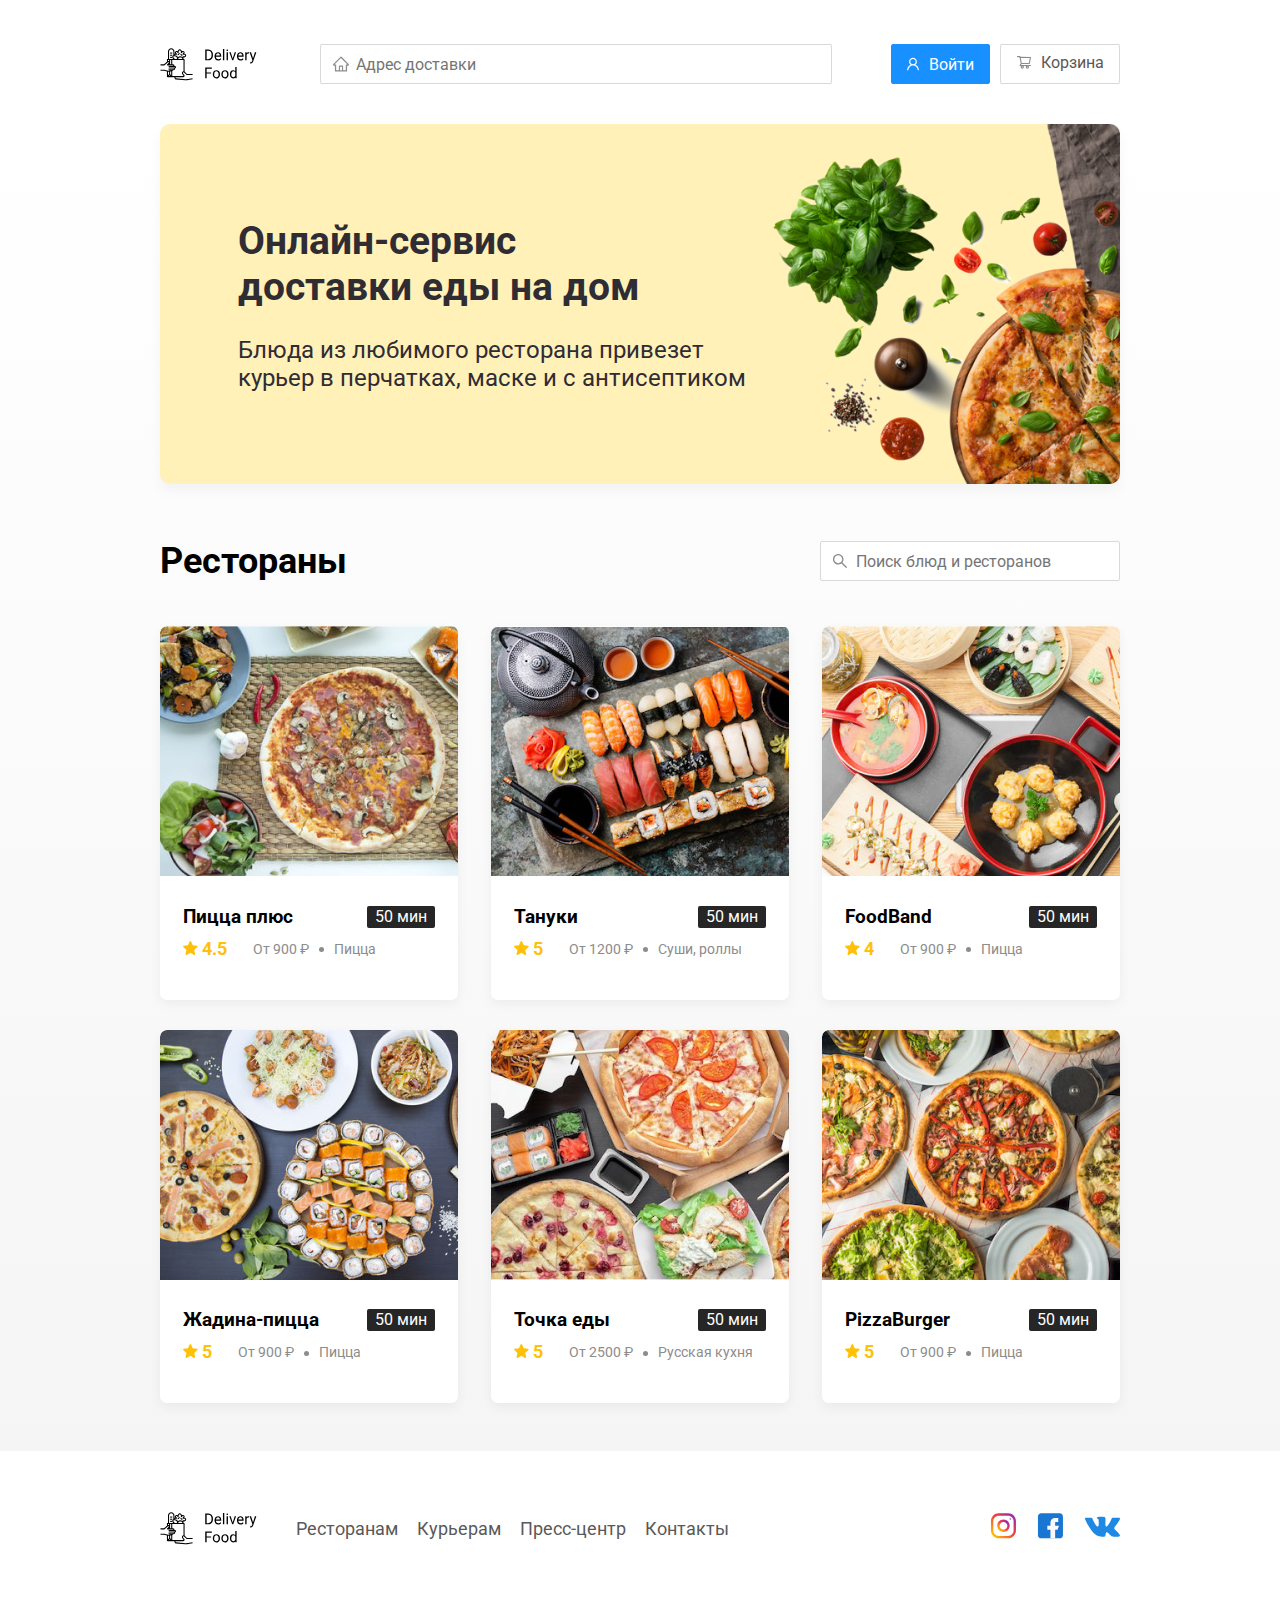
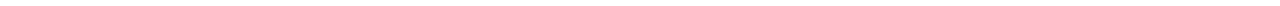
<file: index.html>
<!DOCTYPE html>
<html lang="en">

<head>
  <meta charset="UTF-8" />
  <meta name="viewport" content="width=device-width, initial-scale=1.0" />
  <title>Delivery Food - доставка еды на дом</title>
  <link href="https://fonts.googleapis.com/css2?family=Roboto:wght@400;700&display=swap" rel="stylesheet" />
  <link rel="stylesheet" href="css/normalize.css" />
  <link rel="stylesheet" href="https://cdnjs.cloudflare.com/ajax/libs/animate.css/4.1.1/animate.min.css" />
  <link rel="stylesheet" href="css/style.css" />
</head>

<body>
  <div class="container">
    <header class="header">
      <img src="img/logo.svg" alt="Logo" class="logo" />
      <input type="text" class="input input-address" placeholder="Адрес доставки" />
      <div class="buttons">
        <button class="button button-primary">
          <img src="img/login.svg" alt="Login" class="button-icon" />
          <span class="button-text">Войти</span>
        </button>
        <span class="button">
          <img src="img/basket.svg" alt="Basket" class="button-icon" />
          <span class="button-text">Корзина</span>
          </button>
      </div>
    </header>
  </div>
  <!-- /.container -->

  <main class="main">
    <div class="container">
      <section class="promo">
        <h1 class="promo-title">Онлайн-сервис <br />доставки еды на дом</h1>
        <p class="promo-text">
          Блюда из любимого ресторана привезет курьер в перчатках, маске и с
          антисептиком
        </p>
      </section>

      <section class="restourants">
        <div class="section-heading">
          <h2 class="section-title">Рестораны</h2>
          <input type="text" class="input input-search" placeholder="Поиск блюд и ресторанов" />
        </div>
        <div class="cards">
          <div class="card">
            <img src="img/image_1.png" alt="image" class="card-image" />
            <div class="card-text">
              <div class="card-heading">
                <h3 class="card-title">Пицца плюс</h3>
                <span class="tag card-tag">50 мин</span>
              </div>
              <!-- /.card-heading -->
              <div class="card-info">
                <div class="rating">
                  <img src="img/star.svg" alt="rating" class="rating-star" />
                  4.5
                </div>
                <div class="price">От 900 ₽</div>
                <div class="category">Пицца</div>
              </div>
              <!-- /.card-info -->
            </div>
            <!-- /.card-text -->
          </div>
          <!-- /.card -->

          <div class="card">
            <img src="img/image_2.png" alt="image" class="card-image" />
            <div class="card-text">
              <div class="card-heading">
                <h3 class="card-title"><a href="restaurant.html">Тануки</a></h3>
                <span class="tag card-tag">50 мин</span>
              </div>
              <!-- /.card-heading -->
              <div class="card-info">
                <div class="rating">
                  <img src="img/star.svg" alt="rating" class="rating-star" />
                  5
                </div>
                <div class="price">От 1200 ₽</div>
                <div class="category">Суши, роллы</div>
              </div>
              <!-- /.card-info -->
            </div>
            <!-- /.card-text -->
          </div>
          <!-- /.card -->

          <div class="card">
            <img src="img/image_3.png" alt="image" class="card-image" />
            <div class="card-text">
              <div class="card-heading">
                <h3 class="card-title">FoodBand</h3>
                <span class="tag card-tag">50 мин</span>
              </div>
              <!-- /.card-heading -->
              <div class="card-info">
                <div class="rating">
                  <img src="img/star.svg" alt="rating" class="rating-star" />
                  4
                </div>
                <div class="price">От 900 ₽</div>
                <div class="category">Пицца</div>
              </div>
              <!-- /.card-info -->
            </div>
            <!-- /.card-text -->
          </div>
          <!-- /.card -->

          <div class="card">
            <img src="img/image_4.png" alt="image" class="card-image" />
            <div class="card-text">
              <div class="card-heading">
                <h3 class="card-title">Жадина-пицца</h3>
                <span class="tag card-tag">50 мин</span>
              </div>
              <!-- /.card-heading -->
              <div class="card-info">
                <div class="rating">
                  <img src="img/star.svg" alt="rating" class="rating-star" />
                  5
                </div>
                <div class="price">От 900 ₽</div>
                <div class="category">Пицца</div>
              </div>
              <!-- /.card-info -->
            </div>
            <!-- /.card-text -->
          </div>
          <!-- /.card -->

          <div class="card">
            <img src="img/image_5.png" alt="image" class="card-image" />
            <div class="card-text">
              <div class="card-heading">
                <h3 class="card-title">Точка еды</h3>
                <span class="tag card-tag">50 мин</span>
              </div>
              <!-- /.card-heading -->
              <div class="card-info">
                <div class="rating">
                  <img src="img/star.svg" alt="rating" class="rating-star" />
                  5
                </div>
                <div class="price">От 2500 ₽</div>
                <div class="category">Русская кухня</div>
              </div>
              <!-- /.card-info -->
            </div>
            <!-- /.card-text -->
          </div>
          <!-- /.card -->

          <div class="card">
            <img src="img/image_6.png" alt="image" class="card-image" />
            <div class="card-text">
              <div class="card-heading">
                <h3 class="card-title">PizzaBurger</h3>
                <span class="tag card-tag">50 мин</span>
              </div>
              <!-- /.card-heading -->
              <div class="card-info">
                <div class="rating">
                  <img src="img/star.svg" alt="rating" class="rating-star" />
                  5
                </div>
                <div class="price">От 900 ₽</div>
                <div class="category">Пицца</div>
              </div>
              <!-- /.card-info -->
            </div>
            <!-- /.card-text -->
          </div>
          <!-- /.card -->
        </div>
        <!-- /.cards -->
      </section>
    </div>
    <!-- ./container -->
  </main>

  <footer class="footer">
    <div class="container">
      <div class="footer-block">
        <img src="img/logo.svg" alt="logo" class="logo footer-logo" />
        <nav class="footer-nav">
          <a href="#" class="footer-link">Ресторанам</a>
          <a href="#" class="footer-link">Курьерам</a>
          <a href="#" class="footer-link">Пресс-центр</a>
          <a href="#" class="footer-link">Контакты</a>
        </nav>
        <div class="social-links">
          <a href="#" class="social-link"><img src="img/instagram.svg" alt="Instagram" /></a>
          <a href="#" class="social-link"><img src="img/facebook.svg" alt="Facebook" /></a>
          <a href="#" class="social-link"><img src="img/vk.svg" alt="VK" /></a>
        </div>
      </div>
      <!-- /.footer-block -->
    </div>
  </footer>
</body>

</html>
</file>
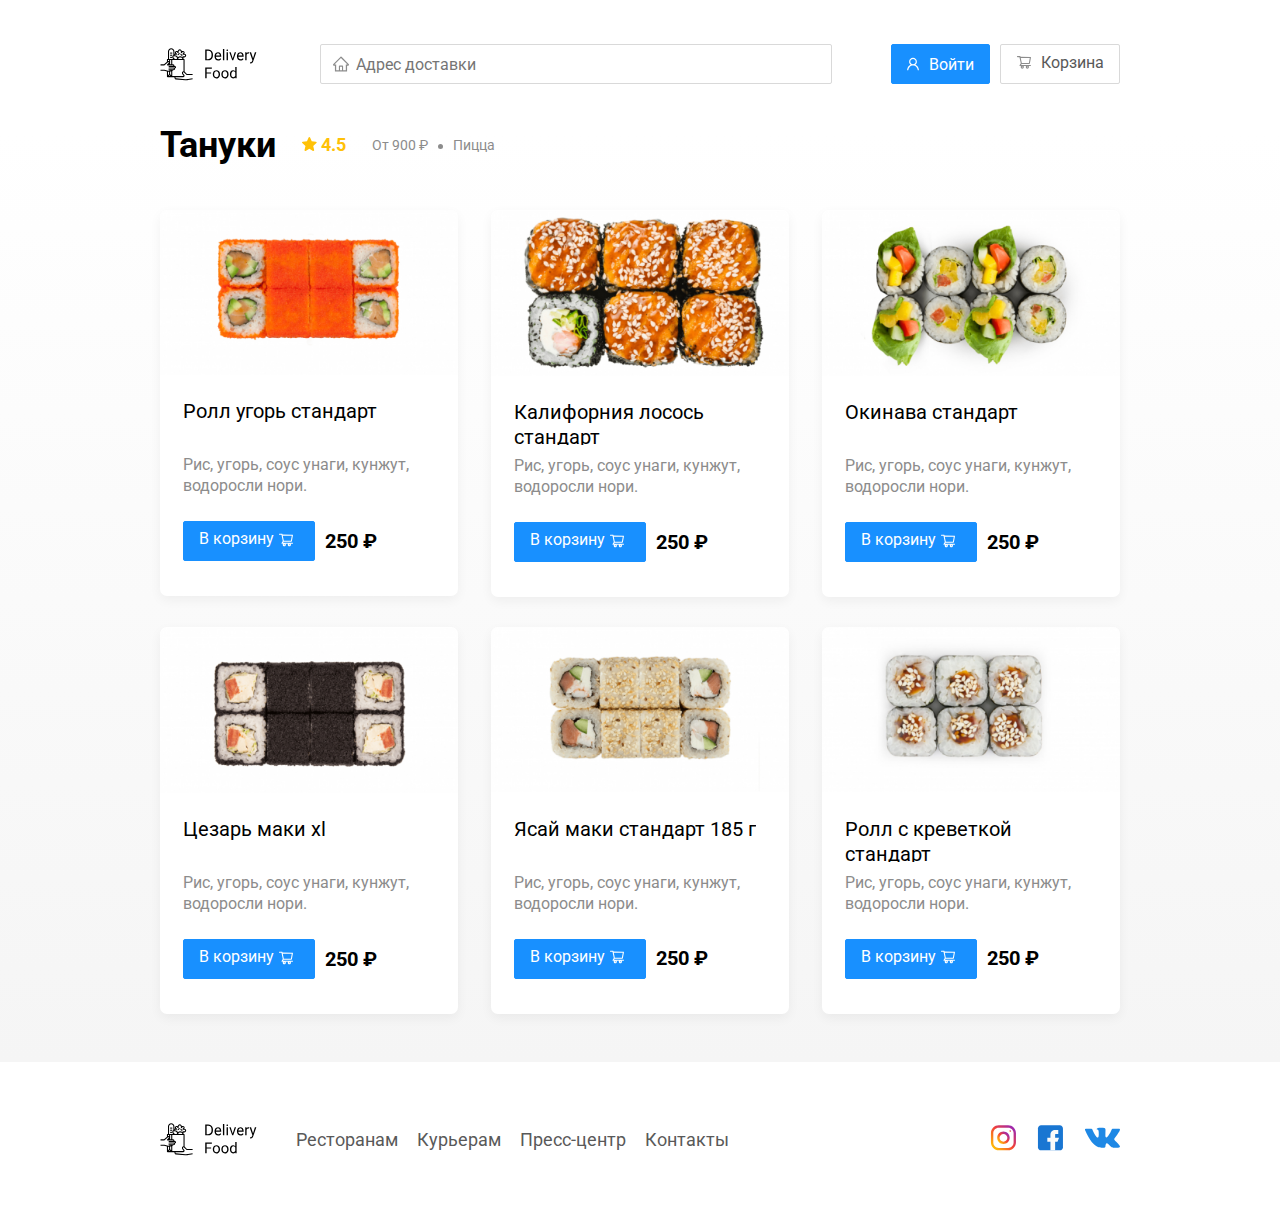
<file: restaurant.html>
<!DOCTYPE html>
<html lang="en">

<head>
  <meta charset="UTF-8" />
  <meta name="viewport" content="width=device-width, initial-scale=1.0" />
  <title>Delivery Food - доставка еды на дом</title>
  <link href="https://fonts.googleapis.com/css2?family=Roboto:wght@400;700&display=swap" rel="stylesheet" />
  <link rel="stylesheet" href="css/normalize.css" />
  <link rel="stylesheet" href="https://cdnjs.cloudflare.com/ajax/libs/animate.css/4.1.1/animate.min.css" />
  <link rel="stylesheet" href="css/style.css" />
</head>

<body>
  <div class="container">
    <header class="header">
      <img src="img/logo.svg" alt="Logo" class="logo" />
      <input type="text" class="input input-address" placeholder="Адрес доставки" />
      <div class="buttons">
        <button class="button button-primary">
          <img src="img/login.svg" alt="Login" class="button-icon" />
          <span class="button-text">Войти</span>
        </button>
        <span class="button" id="cart-button">
          <img src="img/basket.svg" alt="Basket" class="button-icon" />
          <span class="button-text">Корзина</span>
          </button>
      </div>
    </header>
  </div>
  <!-- /.container -->

  <main class="main">
    <div class="container">
      <section class="restourant">
        <div class="section-heading">
          <h2 class="section-title">Тануки</h2>
          <div class="rating">
            <img src="img/star.svg" alt="rating" class="rating-star" />
            4.5
          </div>
          <div class="price">От 900 ₽</div>
          <div class="category">Пицца</div>
        </div>
        <div class="cards">
          <div class="card">
            <img src="img/tanuki_1.png" alt="image" class="card-image" />
            <div class="card-text">
              <div class="card-heading">
                <h3 class="card-title">Ролл угорь стандарт</h3>
              </div>
              <!-- /.card-heading -->
              <div class="card-info">
                <div class="card-description">Рис, угорь, соус унаги, кунжут, водоросли нори.</div>
                <div class="button button-primary card-button">
                  В корзину
                  <img src="img/basket_white.svg" alt="Pay" class="button-icon" />
                </div>
                <div class="card-price">250 ₽</div>
              </div>
              <!-- /.card-info -->
            </div>
            <!-- /.card-text -->
          </div>
          <!-- /.card -->

          <div class="card">
            <img src="img/tanuki_2.png" alt="image" class="card-image" />
            <div class="card-text">
              <div class="card-heading">
                <h3 class="card-title">Калифорния лосось стандарт</h3>
              </div>
              <!-- /.card-heading -->
              <div class="card-info">
                <div class="card-description">Рис, угорь, соус унаги, кунжут, водоросли нори.</div>
                <div class="button button-primary card-button">
                  В корзину
                  <img src="img/basket_white.svg" alt="Pay" class="button-icon" />
                </div>
                <div class="card-price">250 ₽</div>
              </div>
              <!-- /.card-info -->
            </div>
            <!-- /.card-text -->
          </div>
          <!-- /.card -->

          <div class="card">
            <img src="img/tanuki_3.png" alt="image" class="card-image" />
            <div class="card-text">
              <div class="card-heading">
                <h3 class="card-title">Окинава стандарт</h3>
              </div>
              <!-- /.card-heading -->
              <div class="card-info">
                <div class="card-description">Рис, угорь, соус унаги, кунжут, водоросли нори.</div>
                <div class="button button-primary card-button">
                  В корзину
                  <img src="img/basket_white.svg" alt="Pay" class="button-icon" />
                </div>
                <div class="card-price">250 ₽</div>
              </div>
              <!-- /.card-info -->
            </div>
            <!-- /.card-text -->
          </div>
          <!-- /.card -->

          <div class="card">
            <img src="img/tanuki_4.png" alt="image" class="card-image" />
            <div class="card-text">
              <div class="card-heading">
                <h3 class="card-title">Цезарь маки хl</h3>
              </div>
              <!-- /.card-heading -->
              <div class="card-info">
                <div class="card-description">Рис, угорь, соус унаги, кунжут, водоросли нори.</div>
                <div class="button button-primary card-button">
                  В корзину
                  <img src="img/basket_white.svg" alt="Pay" class="button-icon" />
                </div>
                <div class="card-price">250 ₽</div>
              </div>
              <!-- /.card-info -->
            </div>
            <!-- /.card-text -->
          </div>
          <!-- /.card -->

          <div class="card">
            <img src="img/tanuki_5.png" alt="image" class="card-image" />
            <div class="card-text">
              <div class="card-heading">
                <h3 class="card-title">Ясай маки стандарт 185 г</h3>
              </div>
              <!-- /.card-heading -->
              <div class="card-info">
                <div class="card-description">Рис, угорь, соус унаги, кунжут, водоросли нори.</div>
                <div class="button button-primary card-button">
                  В корзину
                  <img src="img/basket_white.svg" alt="Pay" class="button-icon" />
                </div>
                <div class="card-price">250 ₽</div>
              </div>
              <!-- /.card-info -->
            </div>
            <!-- /.card-text -->
          </div>
          <!-- /.card -->

          <div class="card">
            <img src="img/tanuki_6.png" alt="image" class="card-image" />
            <div class="card-text">
              <div class="card-heading">
                <h3 class="card-title">Ролл с креветкой стандарт</h3>
              </div>
              <!-- /.card-heading -->
              <div class="card-info">
                <div class="card-description">Рис, угорь, соус унаги, кунжут, водоросли нори.</div>
                <div class="button button-primary card-button">
                  В корзину
                  <img src="img/basket_white.svg" alt="Pay" class="button-icon" />
                </div>
                <div class="card-price">250 ₽</div>
              </div>
              <!-- /.card-info -->
            </div>
            <!-- /.card-text -->
          </div>
          <!-- /.card -->
        </div>
        <!-- /.cards -->
      </section>
    </div>
    <!-- ./container -->
  </main>

  <footer class="footer">
    <div class="container">
      <div class="footer-block">
        <img src="img/logo.svg" alt="logo" class="logo footer-logo" />
        <nav class="footer-nav">
          <a href="#" class="footer-link">Ресторанам</a>
          <a href="#" class="footer-link">Курьерам</a>
          <a href="#" class="footer-link">Пресс-центр</a>
          <a href="#" class="footer-link">Контакты</a>
        </nav>
        <div class="social-links">
          <a href="#" class="social-link"><img src="img/instagram.svg" alt="Instagram" /></a>
          <a href="#" class="social-link"><img src="img/facebook.svg" alt="Facebook" /></a>
          <a href="#" class="social-link"><img src="img/vk.svg" alt="VK" /></a>
        </div>
      </div>
      <!-- /.footer-block -->
    </div>
  </footer>

  <div class="modal">
    <div class="modal-dialog">
      <div class="modal-header">
        <h3 class="modal-title">Корзина</h3>
        <button class="close">&times;</button>
      </div>
      <!-- ./modal-header -->
      <div class="modal-body">
        <div class="food-row">
          <div class="food-name">Ролл угорь стандарт</div>
          <strong class="food-price">250 ₽</strong>
          <div class="food-counter">
            <button class="counter-button">-</button>
            <span class="counter">1</span>
            <button class="counter-button">+</button>
          </div>
        </div>
        <!-- /.foods-row -->
        <div class="food-row">
          <div class="food-name">Ролл угорь стандарт</div>
          <strong class="food-price">250 ₽</strong>
          <div class="food-counter">
            <button class="counter-button">-</button>
            <span class="counter">1</span>
            <button class="counter-button">+</button>
          </div>
        </div>
        <!-- /.foods-row -->
        <div class="food-row">
          <div class="food-name">Ролл угорь стандарт</div>
          <strong class="food-price">250 ₽</strong>
          <div class="food-counter">
            <button class="counter-button">-</button>
            <span class="counter">1</span>
            <button class="counter-button">+</button>
          </div>
        </div>
        <!-- /.foods-row -->
        <div class="food-row">
          <div class="food-name">Ролл угорь стандарт</div>
          <strong class="food-price">250 ₽</strong>
          <div class="food-counter">
            <button class="counter-button">-</button>
            <span class="counter">1</span>
            <button class="counter-button">+</button>
          </div>
        </div>
        <!-- /.foods-row -->
      </div>
      <div class="modal-footer">
        <span class="modal-pricetag">1250 ₽</span>
        <div class="footer-buttons">
          <button class="button button-primary">Оформить заказ</button>
          <button class="button">Отмена</button>
        </div>
      </div>
      <!-- /.modal-footer -->
    </div>
    <!-- ./modal-dialog -->
  </div>
  <script src="js/main.js"></script>
</body>

</html>
</file>
<file: css/style.css>
* {
  box-sizing: border-box;
}

body {
  font-family: "Roboto", sans-serif;
  padding-top: 44px;
}

.main {
  background: linear-gradient(
    180deg,
    rgba(245, 245, 245, 0) 1.04%,
    #f5f5f5 100%
  );
  padding-bottom: 2vh;
}

.container {
  max-width: 1200px;
  margin: auto;
}

.header {
  display: flex;
  align-items: center;
  justify-content: space-between;
  margin-bottom: 40px;
}

.input {
  background: #ffffff;
  border: 1px solid #d9d9d9;
  border-radius: 2px;
  height: 40px;
  min-width: 120px;
  font-size: 16px;
  line-height: 24px;
  padding-left: 35px;
  background-repeat: no-repeat;
  background-position: left 11px center;
}

.input-address {
  flex: 0.8;
  background-image: url(../img/home.svg);
}

.input-search {
  width: 300px;
  background-image: url(../img/search.svg);
}

.buttons {
  display: flex;
}

.button {
  align-items: center;
  flex-wrap: wrap;
  height: 40px;
  padding: 8px 15px;
  background: #ffffff;
  border: 1px solid #d9d9d9;
  box-sizing: border-box;
  box-shadow: 0px 0px 2px rgba(0, 0, 0, 0.0015);
  border-radius: 2px;
  color: #595959;
  font-size: 16px;
  cursor: pointer;
}

.button:hover {
  background: #f1f1f1;
}

.button-primary {
  background: #1890ff;
  border: 1px solid #1890ff;
  color: #fff;
  margin-right: 10px;
}

.button-primary:hover {
  background: #4ca6fa;
}

.button-icon {
  margin-right: 6px;
  vertical-align: middle;
}

.button-text {
  vertical-align: middle;
}

.promo {
  box-shadow: 0px 7px 12px rgba(158, 158, 163, 0.1);
  background: #fff1b8;
  border-radius: 10px;
  padding: 68px 78px;
  background-image: url(../img/banner.png);
  background-repeat: no-repeat;
  background-position: right -200px center;
  margin-bottom: 56px;
}

.promo-title {
  font-style: normal;
  font-weight: bold;
  font-size: 39px;
  line-height: 46px;
  color: #302c34;
}

.promo-text {
  max-width: 540px;
  font-style: normal;
  font-weight: normal;
  font-size: 24px;
  line-height: 28px;
  color: #302c34;
}

.restourant .section-heading {
  display: flex;
  justify-content: left;
}

.restourant .rating {
  margin-right: 26px;
  margin-left: 26px;
  font-weight: bold;
  font-size: 18px;
  line-height: 32px;
}

.section-heading {
  display: flex;
  align-items: center;
  justify-content: space-between;
  margin-bottom: 44px;
}

.section-title {
  font-style: normal;
  font-weight: bold;
  font-size: 36px;
  line-height: 42px;
  color: #000000;
  margin: 0;
}

.cards {
  display: flex;
  align-items: flex-start;
  justify-content: space-between;
  flex-wrap: wrap;
}

.card {
  background: #ffffff;
  box-shadow: 0px 4px 12px rgba(0, 0, 0, 0.05);
  border-radius: 7px;
  overflow: hidden;
  margin-bottom: 30px;
  flex-basis: 31%;
}

.card-image {
  width: 384px;
  height: 250px;
  object-fit: cover;
}

.card-text {
  padding-top: 20px;
  padding-bottom: 35px;
  padding-left: 23px;
  padding-right: 23px;
}

.card-heading {
  display: flex;
  align-items: center;
  justify-content: space-between;
}

.card-title {
  margin: 0;
  font-style: normal;
  font-weight: bold;
  font-style: 24px;
  line-height: 32px;
}

.card-title > a {
  text-decoration: none;
  color: #000000;
}

.card-title > a:hover {
  color: #686868;
}

.card-tag {
  font-style: normal;
  font-weight: normal;
  font-style: 12px;
  line-height: 20px;
  color: #ffffff;
  background: #262626;
  border-radius: 2px;
  padding: 1px 8px;
}

.card-info {
  display: flex;
  align-items: center;
  flex-wrap: wrap;
}

.rating {
  color: #ffc107;
  margin-right: 26px;
  font-weight: bold;
  font-size: 18px;
  line-height: 32px;
}

.price,
.category {
  font-size: 18px;
  line-height: 32px;
  color: #8c8c8c;
}

.price {
  margin-right: 10px;
}

.category {
  text-overflow: ellipsis;
  overflow: hidden;
  white-space: nowrap;
  max-width: 150px;
}

.price:after {
  content: "";
  width: 5px;
  height: 5px;
  background-color: #8c8c8c;
  display: inline-block;
  vertical-align: middle;
  border-radius: 50%;
  margin-left: 10px;
}

.restourant .card-image {
  width: 100%;
  height: 100%;
  object-fit: cover;
  object-position: center center;
}

.restourant .card-title {
  height: 45px;
  overflow: hidden;
  font-weight: normal;
  font-size: 20px;
  line-height: 25px;
}

.restourant .card-description {
  padding-top: 10px;
  padding-bottom: 25px;
  padding-right: 23px;
  font-size: 16px;
  line-height: 21px;
  color: #8c8c8c;
}

.restourant .card-price {
  font-weight: bold;
  font-size: 20px;
}

.footer {
  /* padding: 60px 0; */
}

.footer-block {
  height: 155px;
  display: flex;
  align-items: center;
  justify-content: space-between;
}

.footer-nav {
  margin-left: 35px;
  margin-right: auto;
}

.footer-link {
  display: inline-block;
  color: #595959;
  text-decoration: none;
  font-style: normal;
  font-weight: normal;
  font-size: 18px;
  line-height: 21px;
}

.footer-link:not(:last-child) {
  margin-right: 15px;
}

.social-links {
  display: flex;
  align-items: center;
}

.social-link:not(:last-child) {
  margin-right: 21px;
}

.modal {
  display: none;
  position: fixed;
  width: 100%;
  height: 100%;
  left: 0;
  top: 0;
  background: rgba(0, 0, 0, 0.4);
}

.show {
  display: flex;
}

.modal-dialog {
  width: 95%;
  max-width: 780px;
  /* min-height: 552px; */
  background: #ffffff;
  border-radius: 5px;
  margin: auto;
  padding: 40px 45px;
}

.modal-header {
  display: flex;
  align-items: center;
  justify-content: space-between;
  margin-bottom: 45px;
}

.modal-title {
  margin: 0;
  font-style: normal;
  font-weight: bold;
  font-size: 36px;
  line-height: 42px;
}

.modal .close {
  font-size: 36px;
  border: none;
  background-color: transparent;
}

.modal .close:focus {
  border: none;
  border-radius: 5px;
  outline: -webkit-focus-ring-color auto 0px;
  background-color: rgba(212, 212, 212, 0.2);
}

.modal-body {
  margin-bottom: 52px;
}

.food-row {
  display: flex;
  align-items: flex-start;
  justify-content: space-between;
  padding-bottom: 8px;
  border-bottom: 1px solid #d9d9d9;
  margin-bottom: 15px;
}

.food-name {
  font-size: 18px;
  line-height: 32px;
}

.food-price {
  margin-left: auto;
  margin-right: 47px;
  font-weight: bold;
  font-size: 20px;
  line-height: 32px;
}

.food-counter {
  display: flex;
  align-items: center;
}

.modal .counter-button {
  width: 39px;
  height: 32px;
  background: #ffffff;
  color: #40a9ff;
  border: 1px solid #40a9ff;
  box-sizing: border-box;
  border-radius: 2px;
  font-weight: normal;
  font-size: 14px;
  line-height: 22px;
}

.modal .counter {
  align-items: center;
  text-align: center;
  font-size: 16px;
  line-height: 24px;
  margin-left: 10px;
  margin-right: 10px;
}

.modal-footer {
  display: flex;
  align-items: center;
  justify-content: space-between;
}

.footer-buttons {
  display: flex;
  align-items: center;
}

.modal-pricetag {
  background: #262626;
  border-radius: 5px;
  color: #fff;
  padding: 15px 20px;
  font-size: 20px;
  line-height: 23px;
}

@media (max-width: 1366px) {
  .container {
    max-width: 960px;
  }
  .promo {
    background-size: 550px;
    background-position: center right -200px;
  }
  .category,
  .price {
    font-size: 14px;
    text-overflow: ellipsis;
  }
}

@media (max-width: 992px) {
  .container {
    max-width: 750px;
  }
  .promo {
    padding: 50px;
    background-size: 490px;
    background-position: center right -240px;
  }
  .promo-text {
    font-size: 18px;
    max-width: 400px;
  }
  .promo-title {
    font-size: 32px;
  }
  .card {
    flex-basis: 49%;
  }
  .footer-link {
    font-size: 16px;
  }
}

@media (max-width: 768px) {
  .container {
    max-width: 560px;
  }
  .promo {
    padding: 40px;
    background-size: 460px;
    background-position: center right -220px;
  }
  .promo-title {
    font-size: 24px;
    line-height: 32px;
  }
  .promo-text {
    font-size: 18px;
    line-height: 25px;
    max-width: 300px;
  }
  .card-title {
    font-size: 18px;
  }
  .card-info {
    flex-wrap: wrap;
  }
  .rating {
    flex-basis: 100%;
  }
  .restourant .rating {
    flex-basis: unset;
  }
}

@media (max-width: 578px) {
  .container {
    width: 90%;
  }
  .header {
    flex-wrap: wrap;
  }
  .input-address {
    flex-basis: 100%;
    margin-top: 15px;
    order: 5;
  }
  .promo {
    background-image: none;
  }
  .promo-title {
    margin-bottom: 10px;
  }
  .section-title {
    font-size: 20px;
  }
  .card {
    flex-basis: 100%;
  }
  .card-image {
    width: 100%;
  }
  .footer {
    padding: 30px 0;
  }
  .footer-block {
    align-items: flex-start;
  }
  .footer-nav {
    margin-left: 0;
    margin-right: 0;
    order: 0;
    display: flex;
    flex-direction: column;
  }
  .footer-logo {
    margin-right: 15px;
    order: 1;
  }
  .social-links {
    order: 2;
  }
}

@media (max-width: 480px) {
  .button {
    display: flex;
    min-height: 40px;
  }
  .button-icon {
    margin-right: 0;
  }
  .button-text {
    display: none;
  }
  .promo {
    padding: 20px;
    margin-bottom: 26px;
  }
  .section-heading {
    flex-wrap: wrap;
  }
  .input-search {
    width: 100%;
  }
  .footer-block {
    flex-wrap: wrap;
    flex-direction: column;
    align-items: center;
  }
  .footer-logo {
    order: 0;
    margin-bottom: 20px;
  }
  .footer-nav {
    margin-bottom: 20px;
    text-align: center;
  }
  .footer-link {
    line-height: 35px;
  }
  .footer-link:not(:last-child) {
    margin-right: 0;
  }
}
</file>
